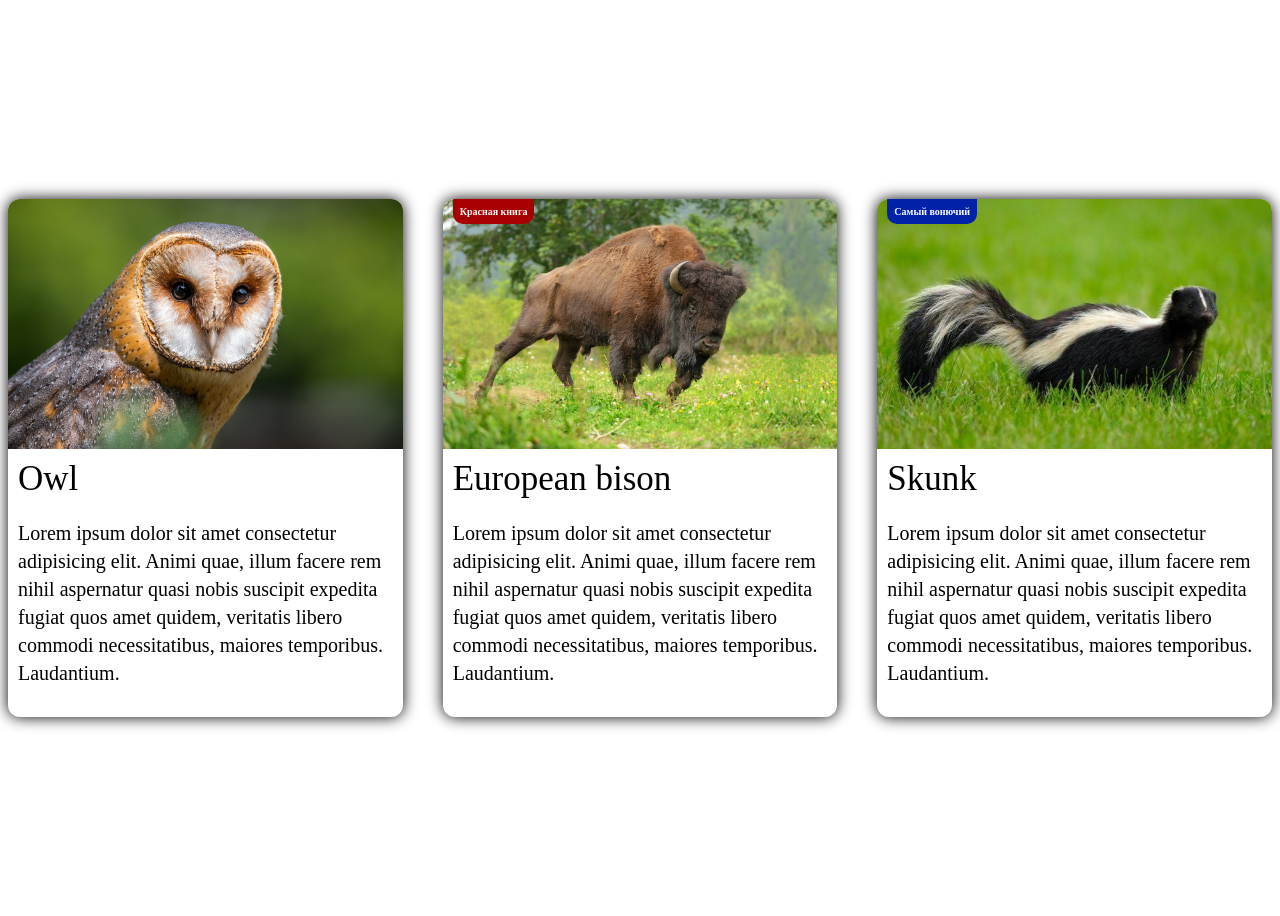
<file: index.html>
<!DOCTYPE html>
<html lang="en">
<head>
    <meta charset="UTF-8">
    <meta name="viewport" content="width=device-width, initial-scale=1.0">
    <title>Cards</title>
    <link rel="stylesheet" href="style.css">
</head>
<body>
    <div class="cards">
        <div class="card">
            <div class="card__img">
                <a href=""><img src="/img/Tyto_furcata.jpg" alt="owl" class="card_image"></a>
            </div>
            <div class="card__information">
                <a href="#" class="card_link">Owl</a>
                <p class="card_paragraph">Lorem ipsum dolor sit amet consectetur adipisicing elit. Animi quae, illum facere rem nihil aspernatur quasi nobis suscipit expedita fugiat quos amet quidem, veritatis libero commodi necessitatibus, maiores temporibus. Laudantium.</p>
            </div>
        </div>
        <div class="card">
            <div class="card__img" data-sale="Красная книга">
                <a href=""><img src="/img/krasnaya-kniga-rossii_02.jpg" alt="European bison" class="card_image"></a>
            </div>
            <div class="card__information">
                <a href="#" class="card_link">European bison</a>
                <p class="card_paragraph">Lorem ipsum dolor sit amet consectetur adipisicing elit. Animi quae, illum facere rem nihil aspernatur quasi nobis suscipit expedita fugiat quos amet quidem, veritatis libero commodi necessitatibus, maiores temporibus. Laudantium.</p>
            </div>
        </div>
        <div class="card">
            <div class="card__img" data-sale="Самый вонючий">
                <a href=""><img src="/img/images.jpeg" alt="Skunk" class="card_image"></a>
            </div>
            <div class="card__information">
                <a href="#" class="card_link">Skunk</a>
                <p class="card_paragraph">Lorem ipsum dolor sit amet consectetur adipisicing elit. Animi quae, illum facere rem nihil aspernatur quasi nobis suscipit expedita fugiat quos amet quidem, veritatis libero commodi necessitatibus, maiores temporibus. Laudantium.</p>
            </div>
        </div>
    </div>
</body>
</html>
</file>
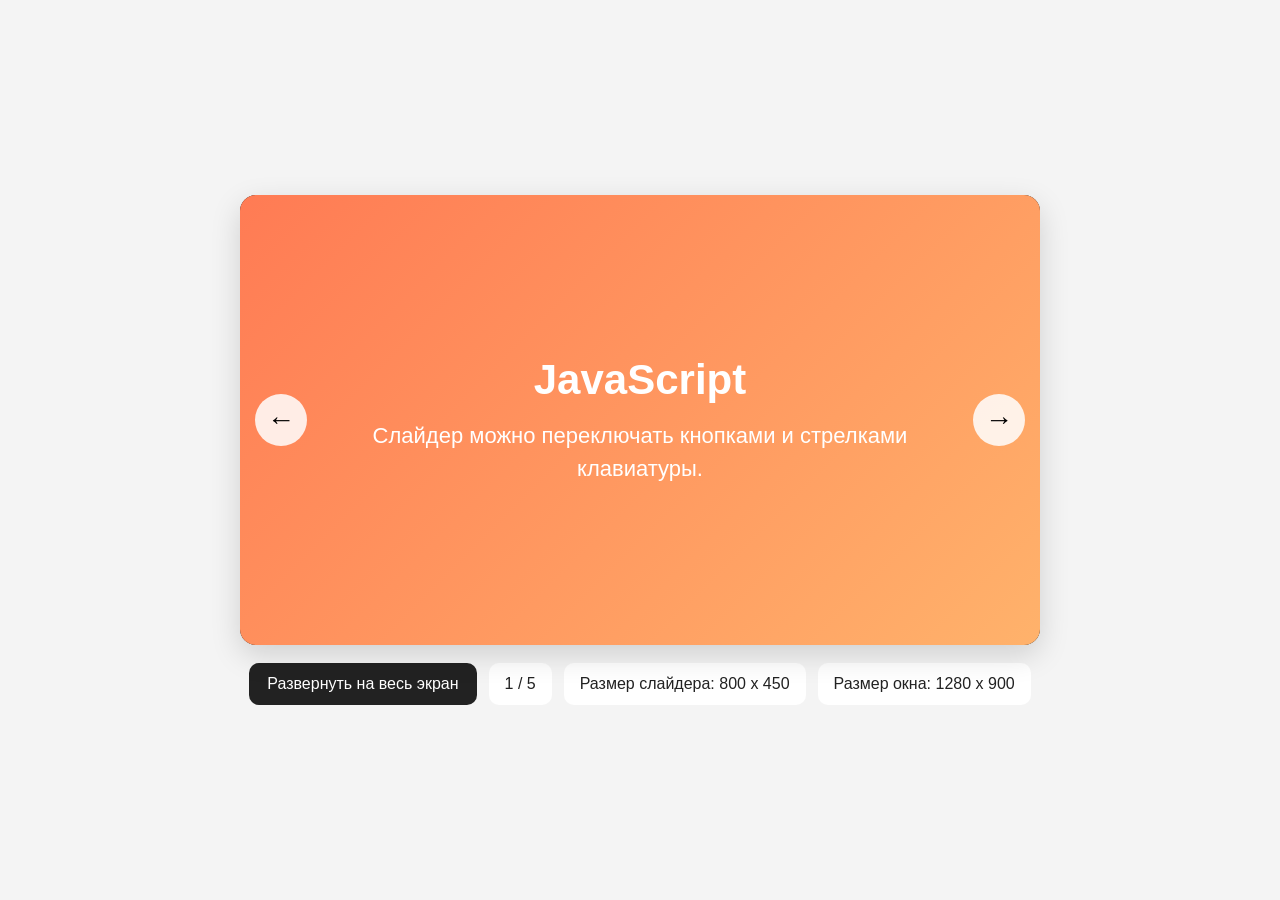
<file: Slider/index.html>
<!DOCTYPE html>
<html lang="ru">

<head>
  <meta charset="UTF-8" />
  <meta name="viewport" content="width=device-width, initial-scale=1.0" />
  <title>Слайдер с метриками</title>
  <style>
    
    * {
      box-sizing: border-box;
    }

    body {
      margin: 0;
      font-family: Arial, sans-serif;
      background: #f4f4f4;
      color: #222;
    }

    .page {
      min-height: 100vh;
      display: flex;
      justify-content: center;
      align-items: center;
      padding: 30px;
    }

    .slider-app {
      width: 800px;
      max-width: 100%;
    }

    .slider {
      position: relative;
      width: 800px;
      height: 450px;
      max-width: 100%;
      margin: 0 auto;
      border-radius: 16px;
      overflow: hidden;
      box-shadow: 0 10px 30px rgba(0, 0, 0, 0.15);
      background: #111;
      transition: width 0.3s, height 0.3s, border-radius 0.3s;
    }

    .slide {
      width: 100%;
      height: 100%;
      display: none;
      justify-content: center;
      align-items: center;
      flex-direction: column;
      padding: 30px;
      text-align: center;
      color: white;
    }

    .active {
      display: flex;
    }

    .slide h2 {
      margin: 0 0 15px;
      font-size: 42px;
    }

    .slide p {
      margin: 0;
      font-size: 22px;
      max-width: 600px;
      line-height: 1.5;
    }

    .slide-1 {
      background: linear-gradient(135deg, #ff7b54, #ffb26b);
    }

    .slide-2 {
      background: linear-gradient(135deg, #5b8def, #7ed6df);
    }

    .slide-3 {
      background: linear-gradient(135deg, #7a5cff, #b07cff);
    }

    .slide-4 {
      background: linear-gradient(135deg, #00b894, #55efc4);
    }

    .slide-5 {
      background: linear-gradient(135deg, #2d3436, #636e72);
    }

    .arrow {
      position: absolute;
      top: 50%;
      transform: translateY(-50%);
      width: 52px;
      height: 52px;
      border: none;
      border-radius: 50%;
      background: rgba(255, 255, 255, 0.85);
      font-size: 28px;
      cursor: pointer;
      z-index: 2;
      transition: 0.2s;
    }

    .arrow:hover {
      background: white;
      transform: translateY(-50%) scale(1.05);
    }

    .arrow-left {
      left: 15px;
    }

    .arrow-right {
      right: 15px;
    }

    .controls {
      display: flex;
      justify-content: center;
      align-items: center;
      gap: 12px;
      flex-wrap: wrap;
      margin-top: 18px;
    }

    .controls button {
      border: none;
      border-radius: 10px;
      padding: 12px 18px;
      font-size: 16px;
      cursor: pointer;
      background: #222;
      color: white;
      transition: 0.2s;
    }

    .controls button:hover {
      background: #000;
    }

    .counter,
    .size-info,
    .metrics-info {
      font-size: 16px;
      background: white;
      padding: 12px 16px;
      border-radius: 10px;
    }

    @media (max-width: 700px) {
      .slider {
        height: 320px;
      }

      .slide h2 {
        font-size: 30px;
      }

      .slide p {
        font-size: 18px;
      }
    }
  </style>
</head>

<body>
  <div class="page">
    <div class="slider-app">
      <div class="slider" id="slider">
        <button class="arrow arrow-left" id="prevBtn">&#8592;</button>
        <button class="arrow arrow-right" id="nextBtn">&#8594;</button>

        <div class="slide slide-1 active">
          <h2>JavaScript</h2>
          <p>Слайдер можно переключать кнопками и стрелками клавиатуры.</p>
        </div>

        <div class="slide slide-2">
          <h2>DOM</h2>
          <p>Размеры окна и размеры элемента можно получить через метрики.</p>
        </div>

        <div class="slide slide-3">
          <h2>Keyboard Events</h2>
          <p>Используем событие keydown и реагируем на ArrowLeft и ArrowRight.</p>
        </div>

        <div class="slide slide-4">
          <h2>Metrics</h2>
          <p>Разворачивание идёт через clientWidth и clientHeight окна.</p>
        </div>

        <div class="slide slide-5">
          <h2>Resize</h2>
          <p>При изменении размера окна развёрнутый слайдер пересчитывается заново.</p>
        </div>
      </div>

      <div class="controls">
        <button id="toggleSizeBtn" class="">Развернуть на весь экран</button>
        <div class="counter" id="counter">
          <span id="current-slide"></span> 
          / 
          <span id="slide-count"></span>
        </div>
        <div class="size-info" id="sizeInfo">Размер слайдера: 
          <span id="slider-width"></span>
          x
          <span id="slider-height"></span>
        </div>
        <div class="metrics-info" id="metricsInfo">Размер окна:
          <span id="window-width"></span>
          x
          <span id="window-height"></span>
        </div>
      </div>
    </div>
  </div>

  <script src="script.js"></script>
</body>

</html>
</file>
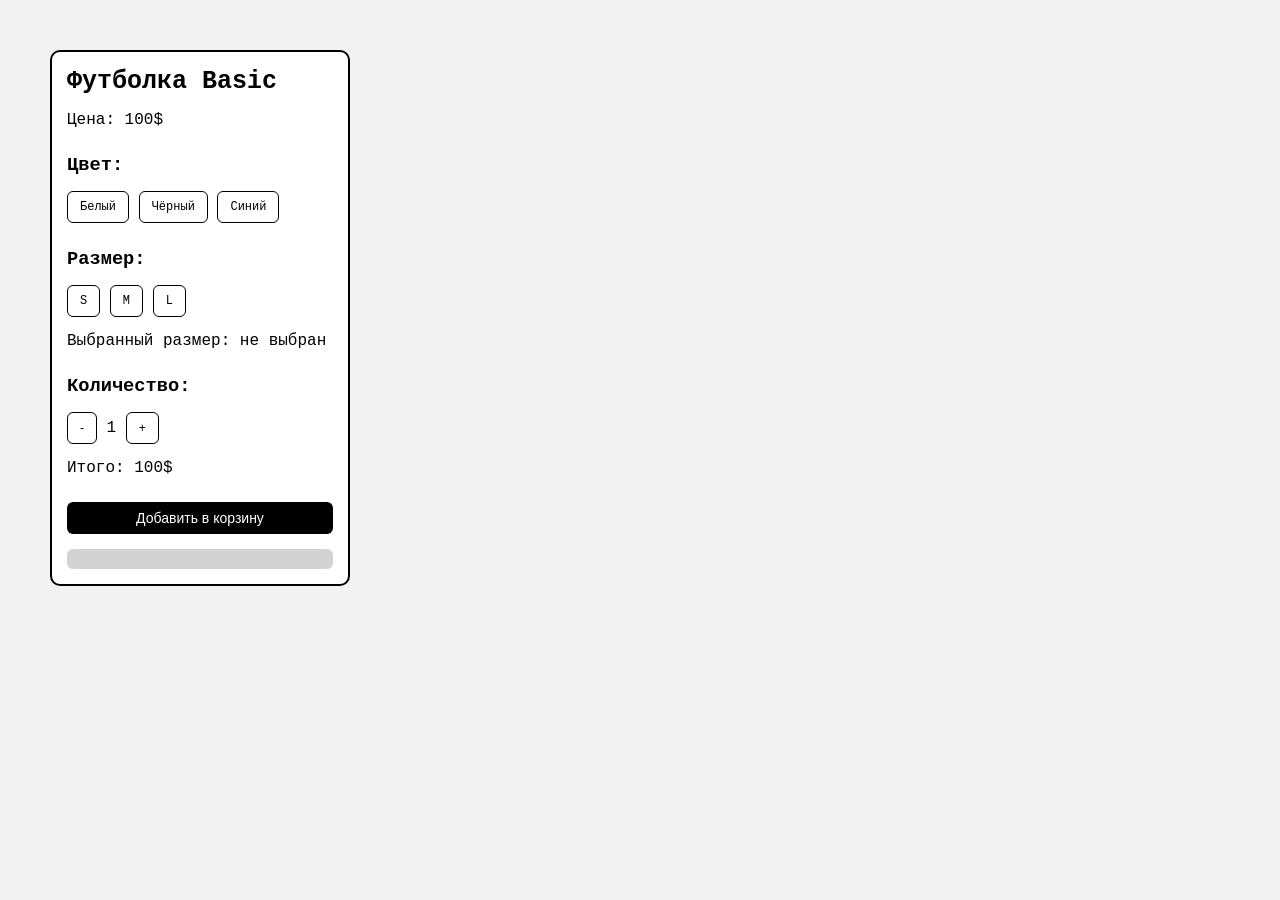
<file: T-ShirtCardWithJS/index.html>
<!DOCTYPE html>
<html lang="en">
<head>
    <meta charset="UTF-8">
    <meta name="viewport" content="width=device-width, initial-scale=1.0">
    <title>Document</title>
    <link rel="stylesheet" href="style.css">
</head>
<body>
    <form class="container" id="container" autocomplete="off">
        <div class="title">
            <h1 class="title__name" id="titleName">Футболка Basic</h1>
            <span class="title__price" id="titlePrice">Цена: 100$</span>
        </div>
        <div class="color">
            <h3 class="color__name">Цвет:</h3>
            <div class="color__buttons">
                <label class="label color__label">
                    <input type="radio" name="color" class="btn color__btn" id="colorBtnWhite">
                    <span class="color__label_text">Белый</span>
                </label>
                <label class="label color__label">
                    <input type="radio" name="color" class="btn color__btn" id="colorBtnBlack">
                    <span class="color__label_text">Чёрный</span>
                </label>
                <label class="label color__label">
                    <input type="radio" name="color" class="btn color__btn" id="colorBtnBlue">
                    <span class="color__label_text">Синий</span>
                </label>
            </div>
        </div>
        <div class="size">
            <h3 class="size__name" id="sizeTitle">Размер:</h3>
            <div class="size__buttons">
                <label class="label size__label">
                    <input type="radio" name="size" class="btn size__btn" id="sizeBtnS">
                    <span class="size__label_text">S</span>
                </label>
                <label class="label size__label">
                    <input type="radio" name="size" class="btn size__btn" id="sizeBtnM">
                    <span class="size__label_text">M</span>
                </label>
                <label class="label size__label">
                    <input type="radio" name="size" class="btn size__btn" id="sizeBtnL">
                    <span class="size__label_text">L</span>
                </label>
            </div>
            <span id="sizeCheck">Выбранный размер: не выбран</span>
        </div>
        <div class="counter">
            <h3 class="counter__name" id="counterTitle">Количество:</h3>
            <div class="count">
                <input type="button" name="sign" value="-" class="count__btn count__minus" id="countMinus">
                <span class="count__span" id="countSpan">1</span>
                <input type="button" name="sign" value="+" class="count__btn count__plus" id="countPlus">
            </div>
            <span class="counter__result" id="counterResult" data-price="100">Итого: 100$</span>
        </div>
        <div class="basket">
            <input type="button" name="basket" value="Добавить в корзину" class="basket__btn" id="basketBtn">
            <div class="basket__result" id="basketResult">
            </div>
        </div>
    </form>
    <script src="script.js"></script>
</body>
</html>
</file>
<file: style.css>
body {
    box-sizing: border-box;
    display: flex;
    justify-content: center;
    align-items: center;
    height: 100vh;
}

.card {
    max-width: 420px;
    max-height: 100%;
    border-radius: 12px;
    overflow: hidden;
    box-shadow: 0 0 15px 0 #000;
    transition: all .2s;
}

.card__img {
    position: relative;
}


.cards {
    display: flex;
    flex-direction: row;
    justify-content: space-between;
    gap: 40px;
}

.card_image {
    display: block;
    width: 100%;
    height: 250px;
    object-fit:cover;
}

.card:has(.card__img:hover) .card_link {
    color: orange;
}


.card__information {
    padding: 10px;
}

.card_link {
    font-size: 35px;
    text-decoration: none;
    color: #000;
    font-weight: 500;
    transition: color .2s;
}

.card_link:hover {
    color: orange;
}

.card:has(.card_link:hover),
.card:has(.card__img:hover) {
    transform: scale(1.1);
}

.card_paragraph {
    font-size: 20px;
    line-height: 28px;
}

.card__img[data-sale]::before {
    content: attr(data-sale);
    position: absolute;
    background-color: rgb(168, 0, 0);
    color: #fff;
    font-size: 10px;
    font-weight: 600;
    padding: 7px;
    text-align: center;
    border-bottom-left-radius: 10px;
    border-bottom-right-radius: 10px;
    left: 10px;
    top: 0;
}

.card__img[data-sale="Самый вонючий"]::before {
    background-color: rgb(0, 34, 169);
}

.card:has(.card__img[data-sale="Самый вонючий"]) .card_paragraph::selection {
    background-color: blue;
    color: #fff;
}

.card:has(.card__img[data-sale="Красная книга"]) .card_paragraph::selection {
    background-color: red;
    color: #fff;
}
</file>
<file: T-ShirtCardWithJS/style.css>
* {
    margin: 0;
    padding: 0;
    box-sizing: border-box;
}
body {
    font-family: 'Courier New', Courier, monospace;
    background-color: rgb(242 242 242);
    margin: 50px;
}

.container {
    border: 2px solid #000;
    display: flex;
    flex-direction: column;
    width: 300px;
    border-radius: 10px;
    padding: 15px;
    gap: 25px;
    background-color: #fff;
}

.title {
    display: flex;
    flex-direction: column;
    gap: 15px;
}

.title__name {
    font-size: 25px;
    font-weight: 600;
}

.color {
    display: flex;
    flex-direction: column;
    gap: 15px;
    
}

.btn {
    position: absolute;
    width: 1px;
    height: 1px;
    clip-path: inset(100%);
}

.label {
    display: inline-flex;
    flex-wrap: nowrap;
    background-color: #fff;
    color: #000;
    justify-content: center;
    border: 1px solid #000;
    border-radius: 6px;
    padding: 8px 12px;
    font-size: 12px;
    cursor: pointer;
    transition: all .3s ease;
}


.label:has(.btn:checked) {
    color: #fff;
    background-color: #000;
    transform: scale(1.2);
    border: 1px solid #fff;
}

.label:has(.btn:focus-visible) {
    color: #fff;
    background-color: #000;
    transform: scale(1.2);
    border: 1px solid #fff;
}


.size {
    display: flex;
    flex-direction: column;
    gap: 15px;
}

.counter {
    display: flex;
    flex-direction: column;
    gap: 15px;
}

.count__btn {
    border: 1px solid #000;
    border-radius: 6px;
    padding: 8px 12px;
    font-size: 12px;
    cursor: pointer;
    background-color: #fff;
    transition: all .1s ease;
}

.count__btn:active {
    transform: scale(1.1);
}

.basket {
    display: flex;
    flex-direction: column;
    justify-content: center;
    gap: 15px;
}

.basket__btn {
    border-radius: 6px;
    padding: 8px 12px;
    font-size: 14px;
    background-color: #000;
    color: #fff;
    cursor: pointer;
    border: 0;
    transition: all 0.2s ease;
}

.basket__btn:hover {
    background-color: #000000db;
    outline: 1px solid #fff;
}

.basket__btn:active {
    transform: scale(1.1);
}

.basket__result {
    background-color: lightgray;
    width: 266px;
    min-height: 20px;
    border-radius: 6px;
    padding: 10px;
    color: #000;
}

/* Modifical */

.container-black {
    background-color: #000000cc;
    color: #fff;
}

.container-blue {
    background-color: #85caef;
}
</file>
